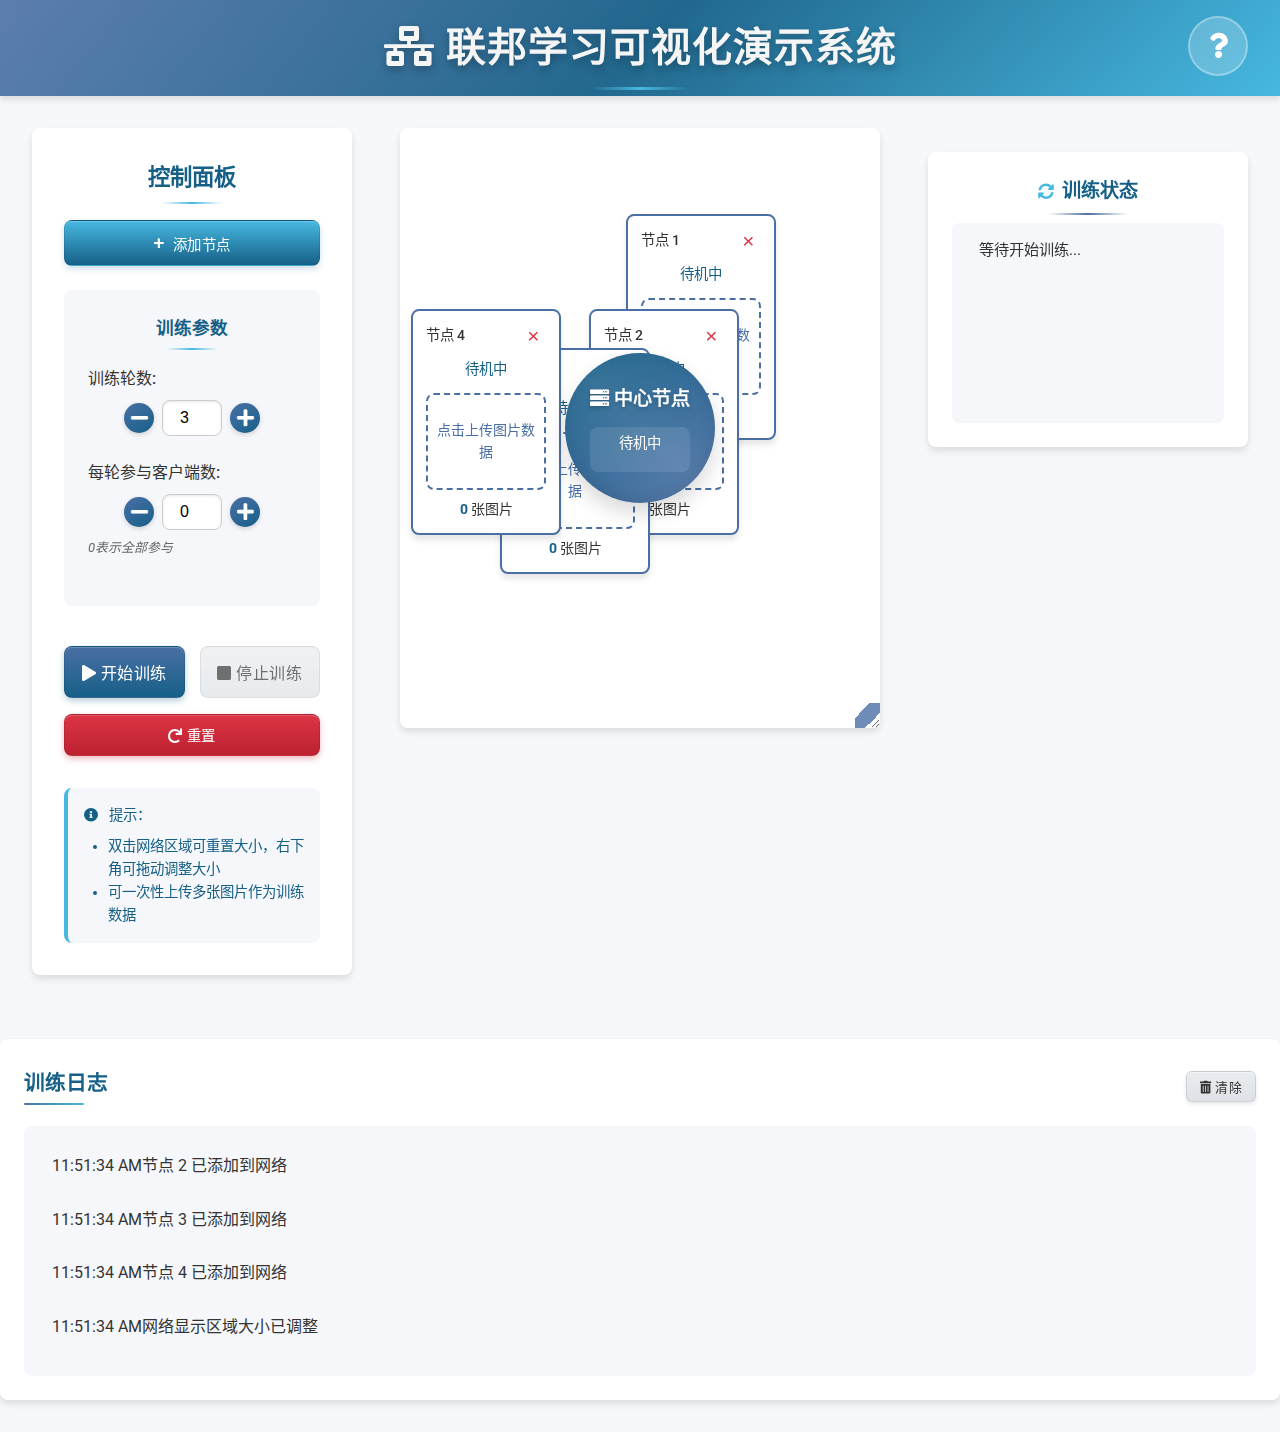
<file: index.html>
<!DOCTYPE html>
<html lang="zh-CN">
<head>
    <meta charset="UTF-8">
    <meta name="viewport" content="width=device-width, initial-scale=1.0">
    <title>联邦学习可视化演示</title>
    <link rel="stylesheet" href="styles.css">
    <link href="https://fonts.googleapis.com/css2?family=Roboto:wght@300;400;500;700&display=swap" rel="stylesheet">
    <link rel="stylesheet" href="https://cdnjs.cloudflare.com/ajax/libs/font-awesome/5.15.3/css/all.min.css">
</head>
<body>    <header>
        <h1><i class="fas fa-network-wired"></i> 联邦学习可视化演示系统</h1>
        <button class="help-button" id="help-btn" title="帮助">
            <i class="fas fa-question"></i>
        </button>
    </header>

    <div class="container">
        <!-- 左侧控制面板 -->
        <div class="sidebar">
            <div class="control-panel">
                <h2>控制面板</h2>
                <button id="add-node-btn" class="btn">添加节点</button>
                
                <div class="training-params">
                    <h3>训练参数</h3>
                    <div class="param-group">
                        <label for="round-number">训练轮数:</label>
                        <div class="input-with-buttons">
                            <button class="btn-small btn-adjust" id="round-minus"><i class="fas fa-minus"></i></button>
                            <input type="number" id="round-number" value="3" min="1" max="10">
                            <button class="btn-small btn-adjust" id="round-plus"><i class="fas fa-plus"></i></button>
                        </div>
                    </div>
                    
                    <div class="param-group">
                        <label for="client-number">每轮参与客户端数:</label>
                        <div class="input-with-buttons">
                            <button class="btn-small btn-adjust" id="client-minus"><i class="fas fa-minus"></i></button>
                            <input type="number" id="client-number" value="0" min="0" max="8">
                            <button class="btn-small btn-adjust" id="client-plus"><i class="fas fa-plus"></i></button>
                        </div>
                        <div class="param-hint">0表示全部参与</div>
                    </div>
                </div>
                
                <div class="training-controls">
                    <button id="start-training-btn" class="btn btn-primary"><i class="fas fa-play"></i> 开始训练</button>
                    <button id="stop-training-btn" class="btn btn-warning" disabled><i class="fas fa-stop"></i> 停止训练</button>
                </div>
                <button id="reset-btn" class="btn btn-danger"><i class="fas fa-redo"></i> 重置</button>

                <div class="tip-box">
                    <p><i class="fas fa-info-circle"></i> 提示：</p>
                    <ul style="margin: 0.5rem 0 0 1.5rem; line-height: 1.6;">
                        <li>双击网络区域可重置大小，右下角可拖动调整大小</li>
                        <li>可一次性上传多张图片作为训练数据</li>
                    </ul>
                </div>
            </div>
        </div>
        
        <!-- 中间可视化区域 -->
        <div class="main-content">
            <div id="network-container">
                <div id="central-node" class="node central">
                    <div class="node-title"><i class="fas fa-server"></i> 中心节点</div>
                    <div class="node-content">
                        <div class="node-status">待机中</div>
                    </div>
                </div>
                <div id="nodes-container"></div>
            </div>
        </div>
        
        <!-- 右侧训练状态区域 -->
        <div class="status-sidebar">
            <div class="training-status-panel">
                <h3>训练状态</h3>
                <div id="status-display" class="status-box">
                    <p>等待开始训练...</p>
                </div>
            </div>
        </div>
    </div>

    <!-- 节点模板 (隐藏) -->
    <template id="node-template">
        <div class="node client-node">
            <div class="node-header">
                <span class="node-title"><i class="fas fa-laptop"></i> 节点</span>
                <button class="node-remove-btn">×</button>
            </div>
            <div class="node-content">
                <div class="node-status">待机中</div>
                <div class="image-upload">
                    <label for="image-input">
                        <div class="upload-placeholder">
                            <span>点击上传图片数据</span>
                        </div>
                    </label>
                    <input type="file" id="image-input" accept="image/*" multiple class="image-input" />
                </div>
                <div class="uploaded-info">
                    <span class="uploaded-count">0</span> 张图片
                </div>
            </div>
        </div>
    </template>
      <div id="message-log" class="message-log">
        <div class="message-log-header">
            <h3>训练日志</h3>
            <button id="clear-log-btn" class="btn btn-small"><i class="fas fa-trash-alt"></i> 清除</button>
        </div>
        <div id="log-content"></div>
    </div>

    <!-- 帮助弹窗 -->
    <div id="help-modal" class="modal-overlay">
        <div class="modal">
            <div class="modal-header">
                <h2 class="modal-title"><i class="fas fa-question-circle"></i> 使用帮助</h2>
                <button class="modal-close" id="help-close-btn">&times;</button>
            </div>
            <div class="modal-content">
                <h3>🎯 系统概述</h3>
                <p>联邦学习可视化演示系统帮助您直观理解联邦学习的训练过程，通过可视化界面展示多个节点协同训练全局模型的完整流程。</p>
                
                <h3>🖱️ 界面操作</h3>
                <div class="feature-list">
                    <ul>
                        <li><strong>节点拖拽：</strong>点击并拖动节点标题栏可以重新排列节点位置，让您自定义网络拓扑布局</li>
                        <li><strong>容器调整：</strong>网络显示区域右下角可拖拽调整大小，双击网络区域可重置为默认大小</li>
                        <li><strong>数据上传：</strong>点击节点中的上传区域可选择多张图片作为该节点的训练数据</li>
                        <li><strong>参数调整：</strong>使用左侧控制面板的 + / - 按钮调整训练轮数和参与客户端数量</li>
                    </ul>
                </div>

                <h3>⚙️ 训练参数</h3>
                <ul>
                    <li><span class="highlight">训练轮数</span>：设置联邦学习的总轮数（1-10轮）</li>
                    <li><span class="highlight">每轮参与客户端数</span>：设置每轮参与训练的节点数量，0表示全部节点参与</li>
                </ul>

                <h3>🔄 训练流程</h3>
                <ol>
                    <li><strong>添加节点：</strong>使用"添加节点"按钮创建客户端节点（最多8个）</li>
                    <li><strong>上传数据：</strong>为每个节点上传训练图片数据</li>
                    <li><strong>设置参数：</strong>配置训练轮数和参与客户端数量</li>
                    <li><strong>开始训练：</strong>点击"开始训练"观察联邦学习过程</li>
                    <li><strong>观察过程：</strong>通过节点颜色变化和日志信息了解训练进展</li>
                </ol>

                <h3>🎨 状态指示</h3>
                <ul>
                    <li><strong>蓝色脉冲：</strong>节点正在进行本地训练</li>
                    <li><strong>淡蓝色：</strong>节点正在上传模型参数</li>
                    <li><strong>绿色：</strong>节点训练完成</li>
                    <li><strong>中心节点颜色变化：</strong>表示全局模型聚合状态</li>
                </ul>

                <h3>💡 使用技巧</h3>
                <div class="feature-list">
                    <ul>
                        <li>训练过程中可以随时点击"停止训练"终止当前轮次</li>
                        <li>使用"重置"按钮可清空所有节点和设置，重新开始</li>
                        <li>右侧训练状态面板实时显示当前训练进度</li>
                        <li>训练日志记录了详细的操作和状态信息</li>
                    </ul>
                </div>
            </div>
        </div>
    </div>

    <!-- 错误提示弹窗 -->
    <div id="error-modal" class="modal-overlay error-modal">
        <div class="modal">
            <div class="modal-header">
                <h2 class="modal-title"><i class="fas fa-exclamation-triangle"></i> 错误提示</h2>
                <button class="modal-close" id="error-close-btn">&times;</button>
            </div>
            <div class="modal-content">
                <p id="error-message"></p>
            </div>
        </div>
    </div>

    <script src="main.js"></script>
    <script src="federated-learning.js"></script>
</body>
</html>
</file>
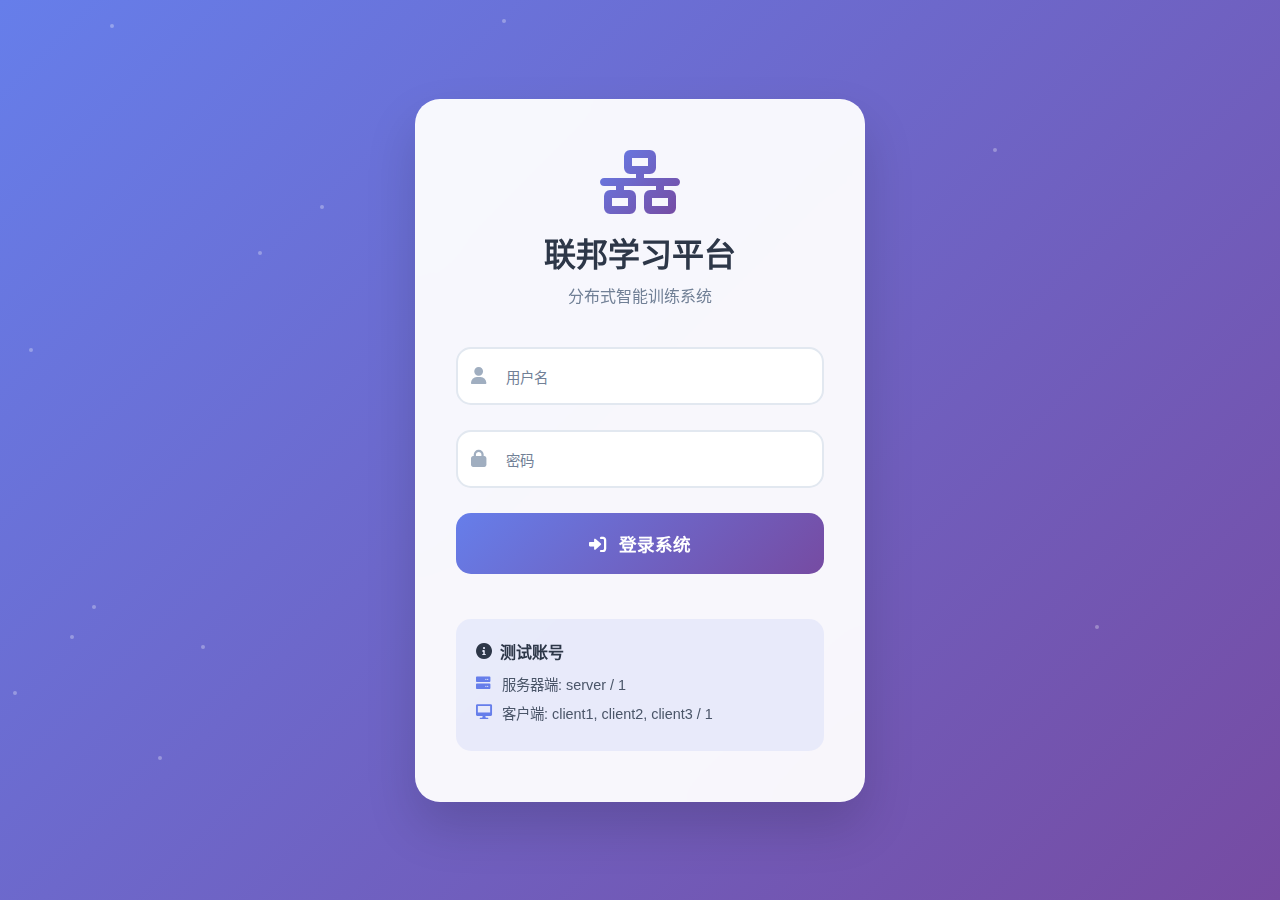
<file: templates/login.html>
<!DOCTYPE html>
<html lang="zh-CN">
<head>
    <meta charset="UTF-8">
    <meta name="viewport" content="width=device-width, initial-scale=1.0">
    <title>联邦学习平台 - 登录</title>
    <link href="https://cdnjs.cloudflare.com/ajax/libs/font-awesome/6.0.0/css/all.min.css" rel="stylesheet">
    <style>
        * {
            margin: 0;
            padding: 0;
            box-sizing: border-box;
        }

        body {
            font-family: 'Segoe UI', Tahoma, Geneva, Verdana, sans-serif;
            background: linear-gradient(135deg, #667eea 0%, #764ba2 100%);
            min-height: 100vh;
            display: flex;
            align-items: center;
            justify-content: center;
            position: relative;
            overflow: hidden;
        }

        /* 背景动画粒子 */
        .background-particles {
            position: absolute;
            top: 0;
            left: 0;
            width: 100%;
            height: 100%;
            z-index: 1;
        }

        .particle {
            position: absolute;
            width: 4px;
            height: 4px;
            background: rgba(255, 255, 255, 0.3);
            border-radius: 50%;
            animation: float 8s infinite ease-in-out;
        }

        @keyframes float {
            0%, 100% { transform: translateY(0px) rotate(0deg); opacity: 1; }
            50% { transform: translateY(-20px) rotate(180deg); opacity: 0.5; }
        }

        .login-container {
            background: rgba(255, 255, 255, 0.95);
            backdrop-filter: blur(20px);
            border-radius: 25px;
            padding: 50px 40px;
            box-shadow: 0 25px 50px rgba(0, 0, 0, 0.15);
            border: 1px solid rgba(255, 255, 255, 0.2);
            width: 450px;
            position: relative;
            z-index: 10;
            transform: translateY(0);
            transition: all 0.3s ease;
        }

        .login-container:hover {
            transform: translateY(-5px);
            box-shadow: 0 35px 60px rgba(0, 0, 0, 0.2);
        }

        .header {
            text-align: center;
            margin-bottom: 40px;
        }

        .header i {
            font-size: 4rem;
            background: linear-gradient(135deg, #667eea, #764ba2);
            -webkit-background-clip: text;
            -webkit-text-fill-color: transparent;
            background-clip: text;
            margin-bottom: 15px;
        }

        .header h1 {
            color: #2d3748;
            font-size: 2rem;
            font-weight: 700;
            margin-bottom: 8px;
        }

        .header p {
            color: #718096;
            font-size: 1rem;
        }

        .form-group {
            position: relative;
            margin-bottom: 25px;
        }

        .form-group label {
            position: absolute;
            top: 50%;
            left: 45px;
            transform: translateY(-50%);
            color: #718096;
            font-size: 0.9rem;
            transition: all 0.3s ease;
            pointer-events: none;
            background: white;
            padding: 0 5px;
        }

        .form-group input {
            width: 100%;
            padding: 18px 20px 18px 45px;
            border: 2px solid #e2e8f0;
            border-radius: 15px;
            font-size: 1rem;
            transition: all 0.3s ease;
            background: white;
        }

        .form-group input:focus {
            outline: none;
            border-color: #667eea;
            box-shadow: 0 0 0 3px rgba(102, 126, 234, 0.1);
        }

        .form-group input:focus + label,
        .form-group input:not(:placeholder-shown) + label {
            top: 0;
            left: 15px;
            font-size: 0.8rem;
            color: #667eea;
            font-weight: 600;
        }

        .form-group i {
            position: absolute;
            left: 15px;
            top: 50%;
            transform: translateY(-50%);
            color: #a0aec0;
            font-size: 1.1rem;
            transition: color 0.3s ease;
        }

        .form-group input:focus ~ i {
            color: #667eea;
        }

        .login-btn {
            width: 100%;
            padding: 18px;
            background: linear-gradient(135deg, #667eea, #764ba2);
            color: white;
            border: none;
            border-radius: 15px;
            font-size: 1.1rem;
            font-weight: 600;
            cursor: pointer;
            transition: all 0.3s ease;
            margin-bottom: 20px;
            position: relative;
            overflow: hidden;
        }

        .login-btn:hover {
            transform: translateY(-2px);
            box-shadow: 0 15px 25px rgba(102, 126, 234, 0.4);
        }

        .login-btn:active {
            transform: translateY(0);
        }

        .login-btn i {
            margin-right: 8px;
        }

        .role-info {
            background: rgba(102, 126, 234, 0.1);
            border-radius: 15px;
            padding: 20px;
            margin-top: 25px;
        }

        .role-info h3 {
            color: #2d3748;
            font-size: 1rem;
            margin-bottom: 10px;
            display: flex;
            align-items: center;
            gap: 8px;
        }

        .role-item {
            display: flex;
            align-items: center;
            gap: 10px;
            margin: 8px 0;
            font-size: 0.9rem;
            color: #4a5568;
        }

        .role-item i {
            width: 16px;
            color: #667eea;
        }

        /* 错误消息弹窗样式 */
        .error-overlay {
            position: fixed;
            top: 0;
            left: 0;
            width: 100%;
            height: 100%;
            background: rgba(0, 0, 0, 0.5);
            display: none;
            justify-content: center;
            align-items: center;
            z-index: 1000;
            backdrop-filter: blur(5px);
        }

        .error-modal {
            background: white;
            border-radius: 20px;
            padding: 30px;
            max-width: 400px;
            width: 90%;
            text-align: center;
            box-shadow: 0 25px 50px rgba(0, 0, 0, 0.25);
            animation: modalSlideIn 0.3s ease;
        }

        @keyframes modalSlideIn {
            from {
                opacity: 0;
                transform: translateY(-50px) scale(0.9);
            }
            to {
                opacity: 1;
                transform: translateY(0) scale(1);
            }
        }

        .error-modal i {
            font-size: 3rem;
            color: #e53e3e;
            margin-bottom: 15px;
        }

        .error-modal h3 {
            color: #2d3748;
            margin-bottom: 10px;
            font-size: 1.3rem;
        }

        .error-modal p {
            color: #718096;
            margin-bottom: 20px;
            line-height: 1.6;
        }

        .error-modal button {
            background: linear-gradient(135deg, #e53e3e, #c53030);
            color: white;
            border: none;
            padding: 12px 25px;
            border-radius: 10px;
            font-weight: 600;
            cursor: pointer;
            transition: all 0.3s ease;
        }

        .error-modal button:hover {
            transform: translateY(-2px);
            box-shadow: 0 8px 20px rgba(229, 62, 62, 0.4);
        }

        /* 成功消息 */
        .success-message {
            background: linear-gradient(135deg, #48bb78, #38a169);
            color: white;
            padding: 15px 20px;
            border-radius: 10px;
            margin-bottom: 20px;
            display: none;
            align-items: center;
            gap: 10px;
        }

        /* 响应式设计 */
        @media (max-width: 500px) {
            .login-container {
                width: 95%;
                padding: 30px 25px;
                margin: 20px;
            }
            
            .header h1 {
                font-size: 1.5rem;
            }
            
            .header i {
                font-size: 3rem;
            }
        }
    </style>
</head>
<body>
    <div class="background-particles">
        <!-- 动态生成粒子 -->
    </div>

    <div class="login-container">
        <div class="header">
            <i class="fas fa-network-wired"></i>
            <h1>联邦学习平台</h1>
            <p>分布式智能训练系统</p>
        </div>

        <div id="successMessage" class="success-message">
            <i class="fas fa-check-circle"></i>
            <span>登录成功，正在跳转...</span>
        </div>

        <form id="loginForm" method="post" role="form" aria-label="用户登录表单">
            <div class="form-group">
                <input type="text" id="username" name="username" placeholder=" " required 
                       aria-label="请输入用户名" autocomplete="username">
                <label for="username">用户名</label>
                <i class="fas fa-user" aria-hidden="true"></i>
            </div>
            
            <div class="form-group">
                <input type="password" id="password" name="password" placeholder=" " required 
                       aria-label="请输入密码" autocomplete="current-password">
                <label for="password">密码</label>
                <i class="fas fa-lock" aria-hidden="true"></i>
            </div>
            
            <button type="submit" class="login-btn" aria-label="点击登录系统">
                <i class="fas fa-sign-in-alt" aria-hidden="true"></i>
                登录系统
            </button>
        </form>

        <div class="role-info">
            <h3><i class="fas fa-info-circle"></i> 测试账号</h3>
            <div class="role-item">
                <i class="fas fa-server"></i>
                <span>服务器端: server / 1</span>
            </div>
            <div class="role-item">
                <i class="fas fa-desktop"></i>
                <span>客户端: client1, client2, client3 / 1</span>
            </div>
        </div>
    </div>

    <!-- 错误弹窗 -->
    <div id="errorOverlay" class="error-overlay" role="dialog" aria-modal="true" aria-labelledby="errorTitle">
        <div class="error-modal">
            <i class="fas fa-exclamation-triangle" aria-hidden="true"></i>
            <h3 id="errorTitle">登录失败</h3>
            <p id="errorMessage">用户名或密码错误，请检查后重试。</p>
            <button onclick="closeErrorModal()" aria-label="关闭错误弹窗">确定</button>
        </div>
    </div>

    <script>
        // 生成背景粒子
        function generateParticles() {
            const particleContainer = document.querySelector('.background-particles');
            const particleCount = 20;
            
            for (let i = 0; i < particleCount; i++) {
                const particle = document.createElement('div');
                particle.className = 'particle';
                particle.style.left = Math.random() * 100 + '%';
                particle.style.top = Math.random() * 100 + '%';
                particle.style.animationDelay = Math.random() * 8 + 's';
                particle.style.animationDuration = (Math.random() * 4 + 6) + 's';
                particleContainer.appendChild(particle);
            }
        }

        // 显示错误弹窗
        function showErrorModal(message) {
            document.getElementById('errorMessage').textContent = message;
            document.getElementById('errorOverlay').style.display = 'flex';
        }

        // 关闭错误弹窗
        function closeErrorModal() {
            document.getElementById('errorOverlay').style.display = 'none';
        }

        // 表单提交处理
        document.getElementById('loginForm').addEventListener('submit', function(e) {
            e.preventDefault();
            
            const formData = new FormData(this);
            const loginBtn = document.querySelector('.login-btn');
            const originalText = loginBtn.innerHTML;
            
            // 显示加载状态
            loginBtn.innerHTML = '<i class="fas fa-spinner fa-spin"></i> 登录中...';
            loginBtn.disabled = true;
            
            fetch('/', {
                method: 'POST',
                body: formData
            })
            .then(response => response.text())
            .then(data => {
                if (data.includes('无效的凭据') || data.includes('登录失败')) {
                    // 显示错误弹窗
                    showErrorModal('用户名或密码错误，请检查后重试。');
                    loginBtn.innerHTML = originalText;
                    loginBtn.disabled = false;
                } else {
                    // 登录成功
                    document.getElementById('successMessage').style.display = 'flex';
                    setTimeout(() => {
                        // 重新提交表单进行实际跳转
                        this.submit();
                    }, 1500);
                }
            })
            .catch(error => {
                showErrorModal('网络错误，请稍后重试。');
                loginBtn.innerHTML = originalText;
                loginBtn.disabled = false;
            });
        });

        // 点击遮罩关闭弹窗
        document.getElementById('errorOverlay').addEventListener('click', function(e) {
            if (e.target === this) {
                closeErrorModal();
            }
        });

        // ESC键关闭弹窗
        document.addEventListener('keydown', function(e) {
            if (e.key === 'Escape') {
                closeErrorModal();
            }
        });

        // 页面加载时生成粒子
        window.addEventListener('load', generateParticles);

        // 检查是否有错误参数
        const urlParams = new URLSearchParams(window.location.search);
        if (urlParams.get('error')) {
            showErrorModal('登录失败，请检查用户名和密码。');
        }
    </script>
</body>
</html>
</file>
<file: styles.css>
:root {
    --primary-color: #4a6fa5;
    --secondary-color: #166088;
    --accent-color: #47b8e0;
    --light-bg: #f5f7fa;
    --dark-text: #333;
    --light-text: #f5f5f5;
    --success-color: #28a745;
    --warning-color: #ffc107;
    --danger-color: #dc3545;
    --border-radius: 8px;
    --box-shadow: 0 4px 6px rgba(0, 0, 0, 0.1);
    --transition-speed: 0.3s;
}

* {
    margin: 0;
    padding: 0;
    box-sizing: border-box;
}

body {
    font-family: 'Roboto', sans-serif;
    background-color: var(--light-bg);
    color: var(--dark-text);
    line-height: 1.6;
}

/* 美化页面标题 */
header {
    background: linear-gradient(135deg, var(--primary-color) 0%, var(--secondary-color) 50%, var(--accent-color) 100%);
    color: var(--light-text);
    padding: 2rem 2rem;
    text-align: center;
    box-shadow: 0 8px 32px rgba(0, 0, 0, 0.2);
    position: relative;
    overflow: hidden;
}

/* 帮助按钮样式 */
.help-button {
    position: absolute;
    top: 1rem;
    right: 2rem;
    background: rgba(255, 255, 255, 0.2);
    border: 2px solid rgba(255, 255, 255, 0.3);
    color: white;
    border-radius: 50%;
    width: 60px;
    height: 60px;
    display: flex;
    align-items: center;
    justify-content: center;
    cursor: pointer;
    font-size: 1.6rem;
    transition: all 0.3s ease;
    backdrop-filter: blur(10px);
    z-index: 100;
}

/* 介绍按钮样式 */
.intro-button {
    position: absolute;
    top: 1rem;
    left: 2rem;
    background: rgba(255, 255, 255, 0.2);
    border: 2px solid rgba(255, 255, 255, 0.3);
    color: white;
    border-radius: 50%;
    width: 60px;
    height: 60px;
    display: flex;
    align-items: center;
    justify-content: center;
    cursor: pointer;
    font-size: 1.6rem;
    transition: all 0.3s ease;
    backdrop-filter: blur(10px);
    z-index: 100;
}

.intro-button:hover {
    background: rgba(255, 255, 255, 0.3);
    border-color: rgba(255, 255, 255, 0.5);
    transform: scale(1.1);
}

.help-button:hover {
    background: rgba(255, 255, 255, 0.3);
    border-color: rgba(255, 255, 255, 0.5);
    transform: scale(1.1);
}

/* 弹窗样式 */
.modal-overlay {
    position: fixed;
    top: 0;
    left: 0;
    width: 100%;
    height: 100%;
    background-color: rgba(0, 0, 0, 0.5);
    display: flex;
    align-items: center;
    justify-content: center;
    z-index: 1000;
    opacity: 0;
    visibility: hidden;
    transition: all 0.3s ease;
}

.modal-overlay.show {
    opacity: 1;
    visibility: visible;
}

.modal {
    background: white;
    border-radius: var(--border-radius);
    padding: 2rem;
    max-width: 600px;
    width: 90%;
    max-height: 80vh;
    overflow-y: auto;
    box-shadow: 0 20px 40px rgba(0, 0, 0, 0.3);
    transform: scale(0.8) translateY(20px);
    transition: all 0.3s ease;
}

.modal-overlay.show .modal {
    transform: scale(1) translateY(0);
}

.modal-header {
    display: flex;
    justify-content: space-between;
    align-items: center;
    margin-bottom: 1.5rem;
    padding-bottom: 1rem;
    border-bottom: 2px solid var(--light-bg);
}

.modal-title {
    color: var(--secondary-color);
    font-size: 1.5rem;
    font-weight: 600;
    margin: 0;
}

.modal-close {
    background: none;
    border: none;
    font-size: 1.5rem;
    color: var(--dark-text);
    cursor: pointer;
    width: 30px;
    height: 30px;
    border-radius: 50%;
    display: flex;
    align-items: center;
    justify-content: center;
    transition: all 0.2s;
}

.modal-close:hover {
    background-color: var(--light-bg);
    color: var(--danger-color);
}

.modal-content {
    line-height: 1.6;
    color: var(--dark-text);
}

.modal-content h3 {
    color: var(--secondary-color);
    margin: 1.5rem 0 0.8rem 0;
    font-weight: 600;
}

.modal-content h3:first-child {
    margin-top: 0;
}

.modal-content ul {
    margin: 0.5rem 0 1rem 1.5rem;
}

.modal-content li {
    margin-bottom: 0.5rem;
}

.modal-content .feature-list {
    background-color: var(--light-bg);
    padding: 1rem;
    border-radius: var(--border-radius);
    margin: 1rem 0;
}

.modal-content .highlight {
    background-color: rgba(71, 184, 224, 0.1);
    padding: 0.2rem 0.4rem;
    border-radius: 3px;
    font-weight: 500;
}

/* 错误弹窗样式 */
.error-modal .modal {
    border-left: 5px solid var(--danger-color);
}

.error-modal .modal-title {
    color: var(--danger-color);
}

header::before {
    content: "";
    position: absolute;
    top: 0;
    left: -100%;
    width: 200%;
    height: 100%;
    background: linear-gradient(90deg, transparent, rgba(255, 255, 255, 0.1), transparent);
    animation: shimmer 3s infinite;
}

@keyframes shimmer {
    0% { left: -100%; }
    100% { left: 100%; }
}

header h1 {
    font-size: 2.5rem;
    font-weight: 700;
    margin: 0;
    text-shadow: 0 4px 8px rgba(0, 0, 0, 0.3);
    letter-spacing: 1px;
    position: relative;
    z-index: 1;
}

header h1::after {
    content: "";
    position: absolute;
    bottom: -10px;
    left: 50%;
    transform: translateX(-50%);
    width: 100px;
    height: 3px;
    background: linear-gradient(90deg, transparent, var(--accent-color), transparent);
    border-radius: 2px;
}

header {
    background-color: var(--primary-color);
    color: var(--light-text);
    padding: 1rem 2rem;
    text-align: center;
    box-shadow: var(--box-shadow);
}

.container {
    display: flex;
    max-width: 1400px;
    margin: 0 auto;
    padding: 2rem;
    align-items: flex-start;
    gap: 3rem; /* 从2rem增加到3rem，增大间距 */
}

.sidebar {
    width: 320px; /* 从300px增加到320px */
    flex-shrink: 0;
    position: sticky;
    top: 2rem;
}

.main-content {
    flex: 1;
    min-width: 0;
    min-height: 700px; /* 从600px增加到700px */
    overflow: visible;
}

.status-sidebar {
    width: 320px; /* 从300px增加到320px */
    flex-shrink: 0;
    position: sticky;
    top: 2rem;
}

.control-panel {
    background-color: white;
    border-radius: var(--border-radius);
    padding: 2rem; /* 从1.5rem增加到2rem */
    box-shadow: var(--box-shadow);
}

.control-panel h2 {
    margin-bottom: 1rem;
    color: var(--secondary-color);
    font-size: 1.4rem;
    font-weight: 600;
    text-align: center;
    position: relative;
    padding-bottom: 0.5rem;
}

.control-panel h2::after {
    content: "";
    position: absolute;
    bottom: 0;
    left: 50%;
    transform: translateX(-50%);
    width: 60px;
    height: 2px;
    background: linear-gradient(90deg, transparent, var(--accent-color), transparent);
    border-radius: 1px;
}

.btn {
    display: inline-block;
    padding: 0.6rem 1.2rem;
    margin: 0.5rem 0;
    border: none;
    border-radius: var(--border-radius);
    background: linear-gradient(to bottom, #f8f9fa, #e9ecef);
    color: var(--dark-text);
    cursor: pointer;
    font-weight: 500;
    text-align: center;
    box-shadow: 0 2px 4px rgba(0, 0, 0, 0.1), inset 0 1px 0 rgba(255, 255, 255, 0.4);
    transition: all 0.25s ease-in-out;
    position: relative;
    outline: none;
    border: 1px solid rgba(0, 0, 0, 0.1);
    text-transform: uppercase;
    font-size: 0.9rem;
    letter-spacing: 0.5px;
}

.btn:hover {
    transform: translateY(-2px);
    box-shadow: 0 4px 8px rgba(0, 0, 0, 0.15), inset 0 1px 0 rgba(255, 255, 255, 0.4);
    background: linear-gradient(to bottom, #f8f9fa, #dee2e6);
}

.btn:active {
    transform: translateY(1px);
    box-shadow: 0 1px 2px rgba(0, 0, 0, 0.1), inset 0 1px 0 rgba(255, 255, 255, 0.4);
}

.btn:disabled {
    opacity: 0.7;
    cursor: not-allowed;
    transform: none;
    background: linear-gradient(to bottom, #e9ecef, #dee2e6);
    box-shadow: none;
}

.btn-primary {
    background: linear-gradient(to bottom, var(--primary-color), var(--secondary-color));
    color: white;
    width: 100%;
    margin-top: 1rem;
    font-size: 1rem;
    padding: 0.8rem;
    box-shadow: 0 3px 6px rgba(22, 96, 136, 0.3), inset 0 1px 0 rgba(255, 255, 255, 0.2);
}

.btn-primary:hover {
    background: linear-gradient(to bottom, var(--primary-color), #0e4d6f);
}

.btn-danger {
    background: linear-gradient(to bottom, var(--danger-color), #bd2130);
    color: white;
    width: 100%;
    margin-top: 0.5rem;
    box-shadow: 0 3px 6px rgba(189, 33, 48, 0.3), inset 0 1px 0 rgba(255, 255, 255, 0.2);
}

.btn-danger:hover {
    background: linear-gradient(to bottom, #e04656, #a51c29);
}

.btn-warning {
    background: linear-gradient(to bottom, var(--warning-color), #e0a800);
    color: var(--dark-text);
    width: 100%;
    margin-top: 1rem;
    font-size: 1rem;
    padding: 0.8rem;
    box-shadow: 0 3px 6px rgba(224, 168, 0, 0.3), inset 0 1px 0 rgba(255, 255, 255, 0.2);
}

.btn-warning:hover {
    background: linear-gradient(to bottom, #ffce3a, #d39e00);
}

.btn-small {
    padding: 0.3rem 0.7rem;
    font-size: 0.8rem;
    border-radius: calc(var(--border-radius) - 2px);
}

/* 调整和美化参数控制按钮 */
.input-with-buttons {
    display: flex;
    align-items: center;
    justify-content: center;
    margin: 0.5rem 0;
}

.input-with-buttons input {
    width: 70px;
    text-align: center;
    padding: 0.6rem 0.5rem;
    border: 1px solid #ccc;
    border-radius: var(--border-radius);
    font-size: 1rem;
    font-weight: 500;
    margin: 0 0.5rem;
    transition: all 0.3s;
    box-shadow: inset 0 1px 3px rgba(0, 0, 0, 0.1);
}

.input-with-buttons input:focus {
    outline: none;
    border-color: var(--accent-color);
    box-shadow: 0 0 0 2px rgba(71, 184, 224, 0.25);
}

.btn-adjust {
    width: 36px;
    height: 36px;
    display: flex;
    align-items: center;
    justify-content: center;
    font-size: 1.2rem;
    font-weight: bold;
    padding: 0;
    line-height: 1;
    border-radius: 50%;
    background: linear-gradient(145deg, var(--primary-color), var(--secondary-color));
    color: white;
    box-shadow: 0 2px 5px rgba(0, 0, 0, 0.15);
    transition: all 0.2s ease;
    border: none;
}

.btn-adjust:hover {
    transform: scale(1.1);
    box-shadow: 0 3px 7px rgba(0, 0, 0, 0.2);
}

.btn-adjust:active {
    transform: scale(0.95);
}

#add-node-btn {
    background: linear-gradient(to bottom, var(--accent-color), var(--secondary-color));
    color: white;
    width: 100%;
    padding: 0.7rem;
    font-weight: 500;
    box-shadow: 0 3px 6px rgba(22, 96, 136, 0.2), inset 0 1px 0 rgba(255, 255, 255, 0.2);
    display: flex;
    align-items: center;
    justify-content: center;
}

#add-node-btn::before {
    content: "+";
    margin-right: 0.5rem;
    font-size: 1.2rem;
    font-weight: bold;
}

#add-node-btn:hover {
    background: linear-gradient(to bottom, #5bc4e9, #1b6d99);
}

/* 节点删除按钮美化 */
.node-remove-btn {
    background: none;
    border: none;
    color: var(--danger-color);
    font-size: 1.3rem;
    cursor: pointer;
    transition: all 0.2s;
    width: 26px;
    height: 26px;
    display: flex;
    align-items: center;
    justify-content: center;
    border-radius: 50%;
    padding: 0;
    line-height: 1;
}

.node-remove-btn:hover {
    background-color: rgba(220, 53, 69, 0.1);
    transform: scale(1.1);
}

/* 日志清除按钮美化 */
#clear-log-btn {
    background: linear-gradient(to bottom, #e9ecef, #dee2e6);
    color: var(--dark-text);
    padding: 0.3rem 0.8rem;
    font-size: 0.8rem;
    border: 1px solid rgba(0, 0, 0, 0.1);
    border-radius: calc(var(--border-radius) - 2px);
}

#clear-log-btn:hover {
    background: linear-gradient(to bottom, #f8f9fa, #e9ecef);
}

#network-container {
    position: relative;
    background-color: white;
    border-radius: var(--border-radius);
    box-shadow: var(--box-shadow);
    height: 600px;
    width: 100%;
    padding: 2rem;
    overflow: hidden;
    resize: both; /* 使容器可调整大小 */
    min-height: 400px;
    min-width: 300px; /* 减小最小宽度 */
    max-width: 1600px; /* 从1200px增加到1600px */
    max-height: 1200px; /* 从900px增加到1200px */
    margin: 0 auto; /* 居中显示 */
}

/* 添加调整大小的手柄样式 */
#network-container::after {
    content: '';
    position: absolute;
    bottom: 0;
    right: 0;
    width: 25px; /* 从20px增加到25px */
    height: 25px; /* 从20px增加到25px */
    background: linear-gradient(-45deg, transparent 30%, var(--primary-color) 30%, var(--primary-color) 70%, transparent 70%);
    cursor: se-resize;
    border-radius: 0 0 8px 0;
    opacity: 0.8;
    transition: all 0.3s ease;
}

#network-container:hover::after {
    background: linear-gradient(-45deg, transparent 30%, var(--accent-color) 30%, var(--accent-color) 70%, transparent 70%);
    opacity: 1;
    transform: scale(1.1);
}

#central-node {
    position: absolute;
    top: 50%;
    left: 50%;
    transform: translate(-50%, -50%);
}

#nodes-container {
    width: 100%;
    height: 100%;
    position: relative;
}

.node {
    position: absolute;
    width: 150px;
    background-color: white;
    border-radius: var(--border-radius);
    padding: 0.8rem;
    box-shadow: var(--box-shadow);
    transition: box-shadow var(--transition-speed), opacity var(--transition-speed);
    cursor: default;
    will-change: transform;
    transform: translate(-50%, -50%); /* 默认居中变换 */
    font-size: 0.9rem;
}

.node:hover {
    box-shadow: 0 6px 12px rgba(0, 0, 0, 0.15);
}

.node:hover:not(.dragging) {
    transform: translate(-50%, -50%) translateY(-2px);
}

.node .node-header {
    cursor: move;
}

.node.dragging {
    opacity: 0.8;
    box-shadow: 0 8px 16px rgba(0, 0, 0, 0.2);
    z-index: 100;
    cursor: grabbing;
    transition: none;
    /* 拖动时保持基本的translate(-50%, -50%)变换 */
    transform: translate(-50%, -50%) !important;
}

/* 修复中心节点样式，确保位置稳定 */
.central {
    background: linear-gradient(145deg, var(--secondary-color), var(--primary-color));
    color: white;
    width: 150px;
    height: 150px;
    border-radius: 50%;
    display: flex;
    flex-direction: column;
    align-items: center;
    justify-content: center;
    z-index: 10;
    cursor: move;
    transition: box-shadow var(--transition-speed), opacity var(--transition-speed);
    will-change: transform, left, top, background;
    box-shadow: 0 10px 20px rgba(0, 0, 0, 0.15), inset 0 -5px 15px rgba(0, 0, 0, 0.1);
    position: absolute;
    overflow: hidden;
    transform: translate(-50%, -50%); /* 默认居中变换 */
}

.central::before {
    content: "";
    position: absolute;
    top: -10px;
    left: -10px;
    right: -10px;
    bottom: -10px;
    border-radius: 50%;
    background: linear-gradient(45deg, transparent, rgba(255, 255, 255, 0.1), transparent);
    z-index: -1;
}

.central .node-title {
    font-size: 1.2rem; /* 从1.4rem减小到1.2rem */
    font-weight: 600;
    margin-bottom: 0.8rem; /* 从1rem减小到0.8rem */
    text-shadow: 0 2px 4px rgba(0, 0, 0, 0.2);
}

.central .node-content {
    background-color: rgba(255, 255, 255, 0.1);
    border-radius: var(--border-radius);
    padding: 0.3rem 0.6rem; /* 从0.5rem 1rem减小到0.4rem 0.8rem */
    min-width: 100px; /* 从120px减小到100px */
    backdrop-filter: blur(2px);
}

.central .node-status {
    color: white;
    font-weight: 500;
}

.central.dragging {
    opacity: 0.8;
    box-shadow: 0 15px 30px rgba(0, 0, 0, 0.25), inset 0 -5px 15px rgba(0, 0, 0, 0.1);
    cursor: grabbing;
    transition: none;
    /* 拖动时保持基本的translate(-50%, -50%)变换 */
    transform: translate(-50%, -50%) !important;
}

/* 修改动画，确保只影响视觉效果而非位置 */
@keyframes pulse {
    0% { box-shadow: 0 10px 20px rgba(0, 0, 0, 0.15), inset 0 -5px 15px rgba(0, 0, 0, 0.1); }
    50% { box-shadow: 0 15px 30px rgba(0, 0, 0, 0.2), inset 0 -8px 20px rgba(0, 0, 0, 0.15); }
    100% { box-shadow: 0 10px 20px rgba(0, 0, 0, 0.15), inset 0 -5px 15px rgba(0, 0, 0, 0.1); }
}

/* 修改中心节点的训练动画，只影响阴影而非大小或位置 */
.central.training {
    background: linear-gradient(145deg, var(--warning-color), var(--secondary-color));
    animation: pulse 2s infinite;
    animation-timing-function: ease-in-out;
    transform: none; /* 确保不添加额外变换 */
}

.central.uploading {
    background: linear-gradient(145deg, var(--accent-color), var(--secondary-color));
    transform: none; /* 确保不添加额外变换 */
}

.central.complete {
    background: linear-gradient(145deg, var(--success-color), var(--secondary-color));
    transform: none; /* 确保不添加额外变换 */
}

.client-node {
    border: 2px solid var(--primary-color);
}

.node-header {
    display: flex;
    justify-content: space-between;
    margin-bottom: 0.5rem;
}

.node-title {
    font-weight: 500;
}

.node-remove-btn {
    background: none;
    border: none;
    color: var(--danger-color);
    font-size: 1.3rem;
    cursor: pointer;
    transition: all 0.2s;
    width: 26px;
    height: 26px;
    display: flex;
    align-items: center;
    justify-content: center;
    border-radius: 50%;
    padding: 0;
    line-height: 1;
}

.node-remove-btn:hover {
    background-color: rgba(220, 53, 69, 0.1);
    transform: scale(1.1);
}

.node-content {
    text-align: center;
}

.node-status {
    font-size: 0.9rem;
    margin-bottom: 0.75rem;
    color: var(--secondary-color);
}

.image-upload {
    margin: 0.5rem 0;
}

.upload-placeholder {
    border: 2px dashed var(--primary-color);
    border-radius: var(--border-radius);
    padding: 1.5rem 0.5rem;
    cursor: pointer;
    color: var(--primary-color);
    font-size: 0.875rem;
    transition: all var(--transition-speed);
}

.upload-placeholder:hover {
    background-color: rgba(74, 111, 165, 0.05);
}

.image-input {
    display: none;
}

.uploaded-info {
    font-size: 0.875rem;
    color: var(--dark-text);
    margin-top: 0.5rem;
}

.uploaded-count {
    font-weight: bold;
    color: var(--secondary-color);
}

.message-log {
    max-width: 1400px;
    margin: 2rem auto; /* 从1.5rem增加到2rem */
    background-color: white;
    border-radius: var(--border-radius);
    box-shadow: var(--box-shadow);
    padding: 1.5rem; /* 从1rem增加到1.5rem */
}

.message-log-header {
    display: flex;
    justify-content: space-between;
    align-items: center;
    margin-bottom: 1rem; /* 从0.5rem增加到1rem */
}

.message-log-header h3 {
    color: var(--secondary-color);
    font-size: 1.3rem;
    font-weight: 600;
    position: relative;
    padding-bottom: 0.3rem;
}

.message-log-header h3::after {
    content: "";
    position: absolute;
    bottom: 0;
    left: 0;
    width: 60px;
    height: 2px;
    background: linear-gradient(90deg, var(--primary-color), var(--accent-color));
    border-radius: 1px;
}

#log-content {
    max-height: 250px; /* 从200px增加到250px */
    overflow-y: auto;
    padding: 1rem; /* 从0.5rem增加到1rem */
    background-color: var(--light-bg);
    border-radius: var(--border-radius);
}

.log-entry {
    margin-bottom: 0.75rem; /* 从0.5rem增加到0.75rem */
    padding: 0.5rem 0.75rem; /* 从0.25rem 0.5rem增加 */
    border-radius: 4px; /* 从3px增加到4px */
}

/* Animation classes - 修复动画确保不影响位置 */
@keyframes nodeStatusPulse {
    0% { box-shadow: 0 4px 6px rgba(0, 0, 0, 0.1); }
    50% { box-shadow: 0 6px 12px rgba(255, 193, 7, 0.3); }
    100% { box-shadow: 0 4px 6px rgba(0, 0, 0, 0.1); }
}

.training {
    background-color: rgba(255, 193, 7, 0.2);
    animation: nodeStatusPulse 2s infinite;
    transform: translate(-50%, -50%) !important; /* 强制保持居中变换 */
}

.uploading {
    background-color: rgba(71, 184, 224, 0.2);
    transform: translate(-50%, -50%) !important; /* 强制保持居中变换 */
}

.complete {
    background-color: rgba(40, 167, 69, 0.2);
    transform: translate(-50%, -50%) !important; /* 强制保持居中变换 */
}

.tip-box {
    margin-top: 1.5rem; /* 从1rem增加到1.5rem */
    padding: 1rem; /* 从0.75rem增加到1rem */
    background-color: var(--light-bg);
    border-radius: var(--border-radius);
    font-size: 0.9rem;
    color: var(--secondary-color);
    border-left: 4px solid var(--accent-color);
}

.tip-box i {
    margin-right: 0.5rem;
}

.training-params {
    margin: 1.5rem 0; /* 从1rem增加到1.5rem */
    padding: 1.5rem; /* 从1rem增加到1.5rem */
    background-color: var(--light-bg);
    border-radius: var(--border-radius);
}

.training-params h3 {
    color: var(--secondary-color);
    margin-bottom: 1rem;
    font-size: 1.1rem;
    font-weight: 600;
    text-align: center;
    position: relative;
    padding-bottom: 0.5rem;
}

.training-params h3::after {
    content: "";
    position: absolute;
    bottom: 0;
    left: 50%;
    transform: translateX(-50%);
    width: 50px;
    height: 2px;
    background: linear-gradient(90deg, transparent, var(--accent-color), transparent);
    border-radius: 1px;
}

.param-group {
    margin-bottom: 1.5rem; /* 从1rem增加到1.5rem */
}

.param-group label {
    display: block;
    margin-bottom: 0.5rem;
    color: var(--dark-text);
    font-weight: 500;
}

.input-with-buttons {
    display: flex;
    align-items: center;
}

.input-with-buttons input {
    width: 60px;
    text-align: center;
    padding: 0.5rem;
    border: 1px solid #ccc;
    border-radius: var(--border-radius);
    font-size: 1rem;
    margin: 0 0.5rem;
}

.btn-adjust {
    background-color: var(--primary-color);
    color: white;
    width: 30px;
    height: 30px;
    display: flex;
    align-items: center;
    justify-content: center;
    font-size: 1.2rem;
    font-weight: bold;
    padding: 0;
    line-height: 1;
}

.param-hint {
    font-size: 0.8rem;
    color: #666;
    margin-top: 0.25rem;
    font-style: italic;
}

.training-controls {
    display: flex;
    gap: 15px; /* 从10px增加到15px */
    margin-top: 1.5rem; /* 从1rem增加到1.5rem */
}

/* 重新定位训练状态面板 */
.training-status-panel {
    margin-top: 1.5rem; /* 从1rem增加到1.5rem */
    border-radius: var(--border-radius);
    padding: 1.5rem; /* 从1rem增加到1.5rem */
    background-color: white;
    box-shadow: var(--box-shadow);
}

.training-status-panel h3 {
    color: var(--secondary-color);
    margin-bottom: 0.5rem;
    font-size: 1.2rem;
    font-weight: 600;
    display: flex;
    align-items: center;
    justify-content: center;
    position: relative;
    padding-bottom: 0.5rem;
}

.training-status-panel h3::before {
    content: "\f2f1";
    font-family: "Font Awesome 5 Free";
    font-weight: 900;
    margin-right: 0.5rem;
    font-size: 1rem;
    color: var(--accent-color);
}

.training-status-panel h3::after {
    content: "";
    position: absolute;
    bottom: 0;
    left: 50%;
    transform: translateX(-50%);
    width: 80px;
    height: 2px;
    background: linear-gradient(90deg, transparent, var(--primary-color), transparent);
    border-radius: 1px;
}

#status-display {
    background-color: var(--light-bg);
    border-radius: var(--border-radius);
    padding: 1rem;
    min-height: 200px;
    max-height: 500px;
    overflow-y: auto;
    font-size: 0.95rem;
    line-height: 1.5;
}

#status-display p {
    margin-bottom: 0.5rem;
    padding-left: 0.5rem;
    border-left: 3px solid transparent;
    transition: all 0.2s ease;
}

/* 日志按钮组样式 */
.log-buttons {
    display: flex;
    gap: 8px;
    align-items: center;
}

/* 日志放大模态框样式 */
.log-modal .modal {
    width: 90vw;
    height: 85vh;
    max-width: none;
    max-height: none;
}

.log-modal-content {
    display: flex;
    flex-direction: column;
    height: 100%;
}

.log-modal-body {
    flex: 1;
    overflow: hidden;
    padding: 0;
}

#log-modal-content {
    height: 100%;
    overflow-y: auto;
    background: #f8f9fa;
    border-radius: 8px;
    padding: 1rem;
    font-family: 'Courier New', monospace;
    font-size: 0.9rem;
    line-height: 1.5;
}

#log-modal-content .log-entry {
    margin-bottom: 0.5rem;
    padding: 0.3rem 0;
    border-bottom: 1px solid rgba(0,0,0,0.1);
}

#log-modal-content .log-timestamp {
    color: #666;
    margin-right: 0.5rem;
    font-weight: bold;
}

/* 网络容器大小调整 */
#network-container {
    height: 600px;
    width: 100%;
    /* ...existing code... */
}

/* 更新响应式布局 */
@media screen and (max-width: 1200px) {
    .container {
        flex-direction: column;
    }
    
    .sidebar, .status-sidebar {
        width: 100%;
        margin-bottom: 1.5rem;
        position: static;
    }
    
    .main-content {
        width: 100%;
    }
    
    #network-container {
        height: 500px;
    }
}

/* 日志放大模态框响应式调整 */
@media (max-width: 768px) {
    #log-modal-content {
        padding: 0.5rem;
        font-size: 0.85rem;
    }
    
    #log-modal-content .log-entry {
        margin-bottom: 0.3rem;
        padding: 0.2rem 0;
    }
}
</file>
